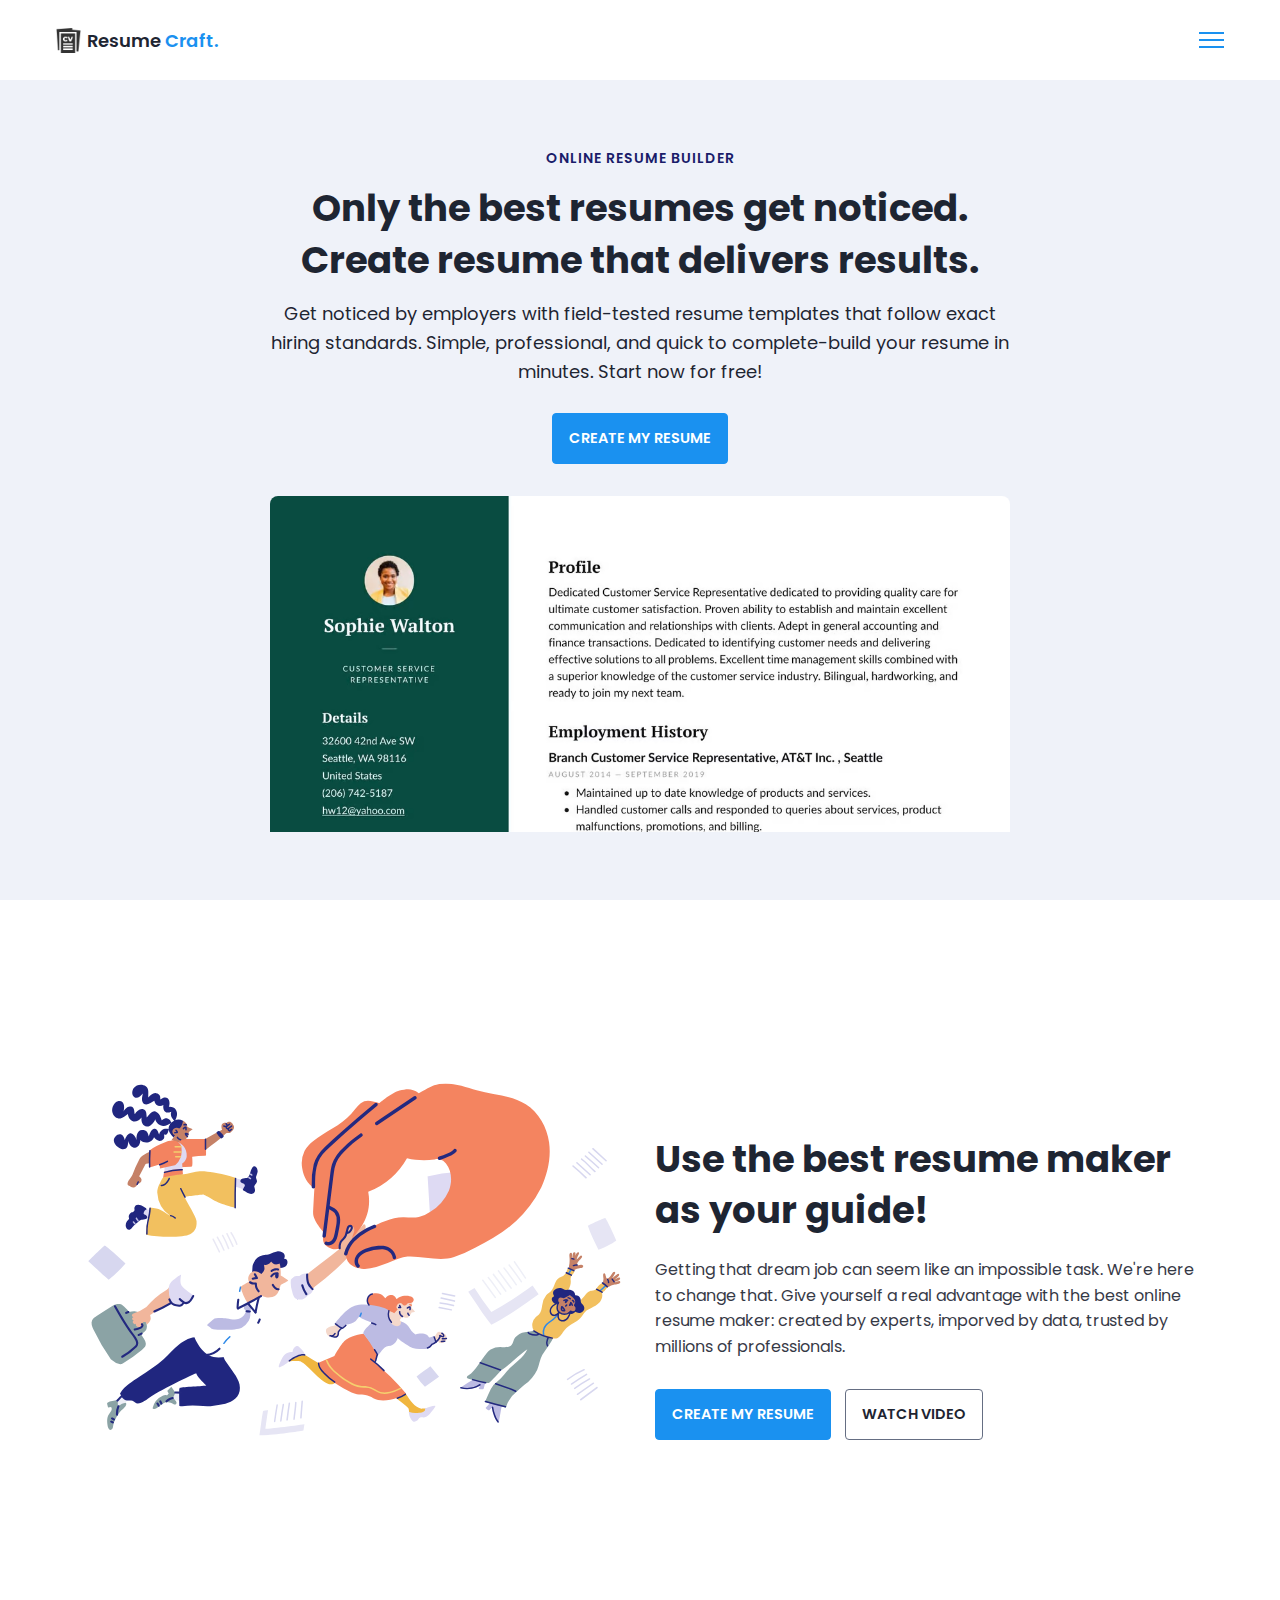
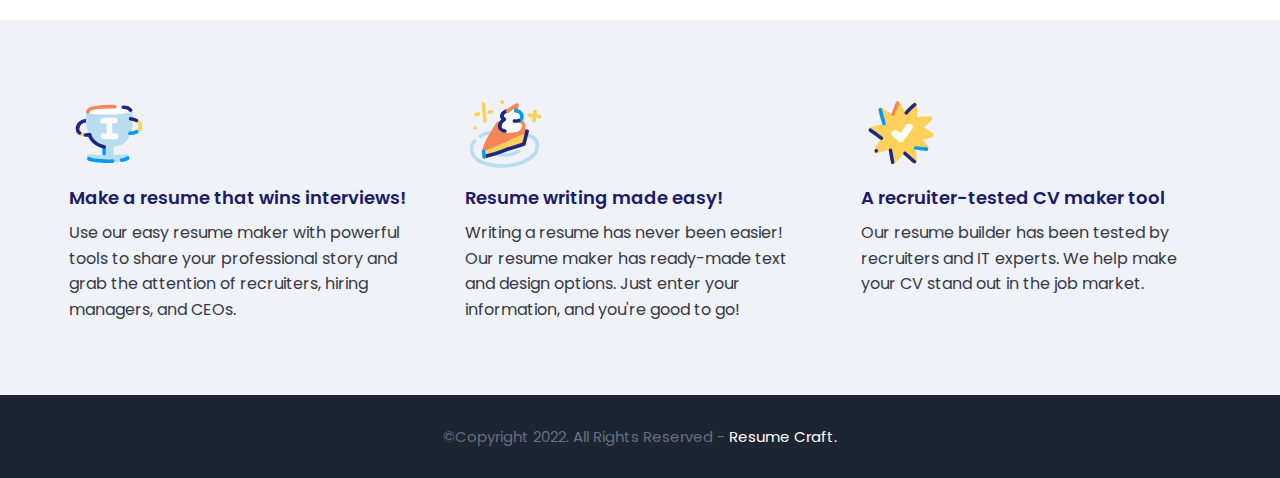
<file: Professional Resume Builder/index.html>
<!DOCTYPE html>
<html>
    <head>
        <meta charset="utf-8">
        <meta http-equiv="X-UA-Compatible" content="IE=edge">
        <title>Home Page</title>
        <meta name="description" content="">
        <meta name="viewport" content="width=device-width, initial-scale=1">
        <link rel="stylesheet" href="assets/css/main.css">
    </head>
    <body>

        <nav class = "navbar bg-white">
            <div class="container">
                <div class = "navbar-content">
                    <div class = "brand-and-toggler">
                        <a href = "index.html" class = "navbar-brand">
                            <img src = "assets/images/curriculum-vitae.png" alt = "" class = "navbar-brand-icon">
                            <span class = "navbar-brand-text">Resume <span>Craft.</span>
                        </a>
                        <button type = "button" class = "navbar-toggler-btn">
                            <div class = "bars">
                                <div class = "bar"></div>
                                <div class = "bar"></div>
                                <div class = "bar"></div>
                            </div>
                        </button>
                    </div>
                </div>
            </div>
        </nav>

        <header class = "header bg-bright" id = "header">
            <div class = "container">
                <div class = "header-content text-center">
                    <h6 class = "text-uppercase text-blue-dark fs-14 fw-6 ls-1">online resume builder</h6>
                    <h1 class = "lg-title">Only the best resumes get noticed. Create resume that delivers results.</h1>
                    <p class = "text-dark fs-18">Get noticed by employers with field-tested resume templates that follow exact hiring standards. Simple, professional, and quick to complete-build your resume in minutes. Start now for free!</p>
                    <a href = "resume.html" class = "btn btn-primary text-uppercase">create my resume</a>
                    <img src = "assets/images/dublin-resume-templates.avif">
                </div>
            </div>
        </header>

        <div class="section-one">
            <div class="container">
                <div class = "section-one-content">
                    <div class="section-one-l">
                        <img src = "assets/images/visual-0c7080adf17f1f207276f613447c924f667dab34b7ac415cd7ef653172defd0b.svg">
                    </div>
                    <div class = "section-one-r text-center">
                        <h2 class = "lg-title">Use the best resume maker as your guide!</h2>
                        <p class = "text">Getting that dream job can seem like an impossible task. We're here to change that. Give yourself a real advantage with the best online resume maker: created by experts, imporved by data, trusted by millions of professionals.</p>
                        <div class = "btn-group">
                            <a href = "resume.html" class = "btn btn-primary text-uppercase">create my resume</a>
                            <a href = "#" class = "btn btn-secondary text-uppercase">watch video</a>
                        </div>
                    </div>
                </div>
            </div>
        </div>

        <div class = "section-two bg-bright">
            <div class="container">
                <div class="section-two-content">
                    <div class = "section-items">
                        <div class = "section-item">
                            <div class = "section-item-icon">
                                <img src = "assets/images/feature-1-edf4481d69166ac81917d1e40e6597c8d61aa970ad44367ce78049bf830fbda5.svg" alt = "">
                            </div>
                            <h5 class = "section-item-title">Make a resume that wins interviews!</h5>
                            <p class = "text">Use our easy resume maker with powerful tools to share your professional story and grab the attention of recruiters, hiring managers, and CEOs.</p>
                        </div>

                        <div class = "section-item">
                            <div class = "section-item-icon">
                                <img src = "assets/images/feature-2-a7a471bd973c02a55d1b3f8aff578cd3c9a4c5ac4fc74423d94ecc04aef3492b.svg" alt = "">
                            </div>
                            <h5 class = "section-item-title">Resume writing made easy!</h5>
                            <p class = "text">Writing a resume has never been easier! Our resume maker has ready-made text and design options. Just enter your information, and you're good to go!</p>
                        </div>

                        <div class = "section-item">
                            <div class = "section-item-icon">
                                <img src = "assets/images/feature-3-4e87a82f83e260488c36f8105e26f439fdc3ee5009372bb5e12d9421f32eabdd.svg" alt = "">
                            </div>
                            <h5 class = "section-item-title">A recruiter-tested CV maker tool</h5>
                            <p class = "text">Our resume builder has been tested by recruiters and IT experts. We help make your CV stand out in the job market.</p>
                        </div>
                    </div>
                </div>
            </div>
        </div>

        <footer class = "footer bg-dark">
            <div class="container">
                <div class = "footer-content text-center">
                    <p class="fs-15">&copy;Copyright 2022. All Rights Reserved - <span>Resume Craft.</span></p>
                </div>
            </div>
        </footer>
        
    </body>
</html>
</file>
<file: Professional Resume Builder/assets/css/main.css>
@import url('https://fonts.googleapis.com/css2?family=Manrope:wght@200;300;400;500;600;700;800&family=Poppins:ital,wght@0,100;0,200;0,300;0,400;0,500;0,600;0,700;0,800;0,900;1,100;1,200;1,300;1,400;1,500;1,600;1,700;1,800;1,900&display=swap');

:root{
    --clr-blue: #1A91F0;
    --clr-blue-mid: #1170CD;
    --clr-blue-dark: #1A1C6A;
    --clr-white: #fff;
    --clr-bright: #EFF2F9;
    --clr-dark: #1e2532;
    --clr-black: #000;
    --clr-grey: #656e83;
    --clr-green: #084C41;
    --font-poppins: 'Poppins', sans-serif;
    --font-manrope: 'Manrope', sans-serif;;
    --transition: all 300ms ease-in-out;
}

*{
    padding: 0;
    margin: 0;
    box-sizing: border-box;
}

html{
    font-size: 10px;
}

body{
    font-size: 1.6rem;
    font-family: var(--font-poppins);
}

button{
    border: none;
    background-color: transparent;
    outline: 0;
    cursor: pointer;
    font-family: inherit;
}

img{
    width: 100%;
    display: block;
}

a{
    text-decoration: none;
}

/* fonts */
.font-poppins{font-family: var(--font-poppins);}
.font-manrope{font-family: var(--font-manrope);}

/* text colors */
.text-blue{color: var(--clr-blue);}
.text-blue-mid{color: var(--clr-blue-mid);}
.text-blue-dark{color: var(--clr-blue-dark);}
.text-bright{color: var(--clr-bright);}
.text-dark{color: var(--clr-dark);}
.text-grey{color: var(--clr-grey);}
.text-white{color: var(--clr-white);}

/* backgrounds */
.bg-blue{background-color: var(--clr-blue);}
.bg-blue-mid{background-color: var(--clr-blue-mid);}
.bg-blue-dark{background-color: var(--clr-blue-dark);}
.bg-bright{background-color: var(--clr-bright);}
.bg-dark{background-color: var(--clr-dark);}
.bg-grey{background-color: var(--clr-grey);}
.bg-white{background-color: var(--clr-white);}
.bg-black{background-color: var(--clr-black);}
.bg-green{background-color: var(--clr-green);}

.text-center{ text-align: center;}
.text-left{text-align: left;}
.text-right{text-align: right;}
.text-uppercase{text-transform: uppercase;}
.text-lowercase{text-transform: lowercase;}
.text-capitalize{text-transform: capitalize;}
.text{
    color: var(--clr-dark);
    opacity: 0.9;
    margin: 2rem 0;
    line-height: 1.6;
}

.fw-2{font-weight: 200;}
.fw-3{font-weight: 300;}
.fw-4{font-weight: 400;}
.fw-5{font-weight: 500;}
.fw-6{font-weight: 600;}
.fw-7{font-weight: 700;}
.fw-8{font-weight: 800;}

.fs-13{font-size: 13px;}
.fs-14{font-size: 14px;}
.fs-15{font-size: 15px;}
.fs-16{font-size: 16px;}
.fs-17{font-size: 17px;}
.fs-18{font-size: 18px;}
.fs-19{font-size: 19px;}
.fs-20{font-size: 20px;}
.fs-21{font-size: 21px;}
.fs-22{font-size: 22px;}
.fs-23{font-size: 23px;}
.fs-24{font-size: 24px;}
.fs-25{font-size: 25px;}

.ls-1{letter-spacing: 1px;}
.ls-2{letter-spacing: 2px;}

.container{
    max-width: 1200px;
    margin: 0 auto;
    padding: 0 1.6rem;
}

/* bars button */
.bars{
    display: flex;
    flex-direction: column;
    justify-content: space-between;
    height: 16.5px;
    width: 25px;
}
.bars .bar{
    width: 100%;
    height: 2px;
    background-color: var(--clr-blue);
    transition: var(--transition);
}

.bars:hover .bar{
    background-color: var(--clr-dark);
}

/* buttons */
.btn{
    font-size: 14.5px;
    font-weight: 600;
    padding: 1.4rem 1.6rem;
    border-radius: 4px;
    display: inline-block;
}

.btn-primary{
    background-color: var(--clr-blue);
    color: var(--clr-white);
    border: 1px solid var(--clr-blue);
    transition: var(--transition);
}

.btn-primary:hover{
    background-color: transparent;
    color: var(--clr-dark);
    border-color: var(--clr-grey);
}

.btn-secondary{
    background-color: transparent;
    color: var(--clr-dark);
    border: 1px solid var(--clr-grey);
    transition: var(--transition);
}

.btn-secondary:hover{
    background-color: var(--clr-blue);
    color: var(--clr-white);
    border-color: var(--clr-blue);
}

.btn-group button:first-child, .btn-group a:first-child{
    margin-right: 1rem!important;
}

/* navbar part */
.navbar{
    height: 80px;
    display: flex;
    align-items: center;
    box-shadow: rgba(0, 0, 0, 0.08) 0px 3px 8px;
}

.navbar .container{
    width: 100%;
}

.navbar-brand{
    display: flex;
    align-items: center;
    justify-content: flex-start;
    font-size: 1.8rem;
}
.navbar-brand-text{
    color: var(--clr-dark);
    font-weight: 600;
}
.navbar-brand-text span{
    color: var(--clr-blue);
}
.navbar-brand-icon{
    width: 25px;
    margin-right: 6px;
    opacity: 0.8;
}
.brand-and-toggler{
    display: flex;
    align-items: center;
    justify-content: space-between;
}
.header{
    min-height: calc(100vh - 80px);
    display: flex;
    flex-direction: column;
    align-items: center;
    justify-content: center;
}
.header-content{
    max-width: 740px;
    margin-right: auto;
    margin-left: auto;
}
.header-content img{
    max-width: 760px;
    border-top-right-radius: 8px;
    border-top-left-radius: 8px;
    margin-top: 3.2rem;
}
.lg-title{
    margin: 1.4rem 0;
    font-size: 37px;
    line-height: 1.4;
    color: var(--clr-dark);
}
.header-content p{
    margin-bottom: 2.6rem;
    line-height: 1.6;
}


/* section one */
.section-one{
    padding: 64px 0;
    min-height: 80vh;
    display: flex;
    align-items: center;
}
.section-one-l img{
    max-width: 545px;
    margin-right: auto;
    margin-left: auto;
}
.section-one-r{
    margin-top: 4rem;
}

.section-one .btn-group{
    margin-top: 2rem;
}
.section-one-r{
    max-width: 545px;
    margin-right: auto;
    margin-left: auto;
}
.section-one-r .btn-group{
    margin-top: 3rem;
}

/* section two */
.section-two{
    padding: 64px 0;
}
.section-two .section-items{
    display: grid;
    gap: 2rem;
}

.section-two .section-item{
    max-width: 350px;
    text-align: center;
    margin-right: auto;
    margin-left: auto;
}
.section-two .section-item-icon{
    margin: 1rem 0;
}
.section-two .section-item-icon img{
    width: 80px;
    margin-right: auto;
    margin-left: auto;
}
.section-two .section-item-title{
    color: var(--clr-blue-dark);
    font-size: 1.8rem;
    font-weight: 600;
}
.section-two .text{
    margin: 0.9rem 0;
}

/* footer */
.footer{
    padding: 3rem 0;
}
.footer-content p{
    color: var(--clr-grey);
}
.footer-content p span{
    color: var(--clr-white);
}

/* media queries */
@media screen and (min-width: 768px){
    .section-two .section-items{
        grid-template-columns: repeat(2, 1fr);
    }
}

@media screen and (min-width: 992px){
    .section-one-content{
        display: grid;
        grid-template-columns: repeat(2, 1fr);
        column-gap: 3rem;
    }
    .section-one-r{
        text-align: left;
    }
    .section-two .section-items{
        grid-template-columns: repeat(3, 1fr);
    }
    .section-two .section-item{
        text-align: left;
    }
    .section-two .section-item-icon img{
        margin-left: 0;
    }
}



/* resume page */
#about-sc{
    padding: 64px 0;
}

.cv-form-row-title{
    background-color: var(--clr-dark);
    padding: 0.8rem 1.6rem;
    margin-bottom: 2rem;
}

.cv-form-row-title h3{
    color: var(--clr-white);
    font-weight: 500;
    text-transform: uppercase;
    letter-spacing: 1.5px;
    font-size: 1.7rem;
}
.cv-form-blk{
    margin: 3rem 0;
}
.cv-form-row{
    padding: 3rem 2rem 0 2rem;
    border: 1px solid rgba(0, 0, 0, 0.08);
    margin-bottom: 1rem;
    position: relative;
}
textarea{
    resize: none;
}
.form-elem{
    margin-bottom: 3rem;
    position: relative;
}
.form-label{
    display: block;
    font-weight: 600;
    font-size: 14px;
    color: var(--clr-dark);
    margin-bottom: 0.5rem;
}
.form-control{
    border-radius: none;
    border: 1px solid rgba(0, 0, 0, 0.1);
    font-size: 14px;
    padding: 0.8rem 1.6rem;
    font-family: inherit;
    width: 100%;
    outline: 0;
    transition: var(--transition);
}

.form-control:focus{
    border-color: rgba(0, 0, 0, 0.3);
}
.form-text{
    color: #ca0b00;
    font-size: 12px;
    position: absolute;
    letter-spacing: 0.5px;
    top: calc(100% + 2px);
    left: 0;
    width: 100%;
}
.cols-3, .cols-2{
    display: grid;
}
.repeater-add-btn{
    width: 25px;
    height: 25px;
    background-color: var(--clr-blue-mid);
    font-size: 1.6rem;
    color: var(--clr-white);
    margin: 1rem 0;
}
.repeater-remove-btn{
    position: absolute;
    top: 10px;
    right: 10px;
    z-index: 999;
    width: 25px;
    height: 25px;
    border-radius: 50%;
    background-color: #ca0b00;
    color: var(--clr-white);
    font-size: 1.6rem;
}

/* preview section */
.preview-cnt{
    border-radius: 5px;
    display: grid;
    grid-template-columns: 32% auto;
    box-shadow: rgba(149, 157, 165, 0.2) 0px 8px 24px;
    /* overflow: hidden; */
    height: auto; 
    overflow: visible;
}

.preview-cnt-l{
    padding: 3rem 3rem 2rem 3rem;
}
.preview-cnt-r{
    padding: 3rem 3rem 3rem 4rem;
}
.preview-cnt-l .preview-blk:nth-child(1){
    text-align: center;
}
.preview-image{
    width: 120px;
    height: 120px;
    border-radius: 50%;
    overflow: hidden;
    margin-right: auto;
    margin-left: auto;
}
.preview-image img{
    width: 100%;
    height: 100%;
    object-fit: cover;
}
.preview-item-name{
    font-size: 2.4rem;
    font-weight: 600;
    margin: 1.8rem 0;
    position: relative;
}
.preview-item-name::after{
    position: absolute;
    content: "";
    bottom: -10px;
    width: 50px;
    height: 1.5px;
    background-color: rgba(255, 255, 255, 0.5);
    left: 50%;
    transform: translateX(-50%);
}
.preview-blk{
    padding: 1rem 0;
    margin-bottom: 1rem;
}
.preview-blk-title h3{
    text-transform: uppercase;
    letter-spacing: 0.5px;
    border-bottom: 0.5px solid rgba(0, 0, 0, 0.08);
    padding-bottom: 0.5rem;
}
.preview-blk-title{
    margin-bottom: 1rem;
}
.preview-blk-list .preview-item{
    font-size: 1.5rem;
    margin-bottom: 0.2rem;
    opacity: 0.95;
}
.preview-cnt-r .preview-blk-title{
    color: var(--clr-dark);
}
.preview-cnt-r .preview-blk-list .preview-item{
    margin-top: 1.8rem;
}

.achievements-items.preview-blk-list .preview-item span:first-child,
.educations-items.preview-blk-list .preview-item span:first-child,
.experiences-items.preview-blk-list .preview-item span:first-child{
    display: block;
    font-weight: 600;
    margin-bottom: 1rem;
    background-color: rgba(0, 0, 0, 0.03);
}

.educations-items.preview-blk-list .preview-item span:nth-child(2),
.experiences-items.preview-blk-list .preview-item span:nth-child(2){
    font-weight: 600;
    margin-right: 1rem;
}

.educations-items.preview-blk-list .preview-item span:nth-child(3),
.experiences-items.preview-blk-list .preview-item span:nth-child(3){
    font-style: italic;
    margin-right: 1rem;
}

.educations-items.preview-blk-list .preview-item span:nth-child(4),
.educations-items.preview-blk-list .preview-item span:nth-child(5),
.experiences-items.preview-blk-list .preview-item span:nth-child(4),
.experiences-items.preview-blk-list .preview-item span:nth-child(5){
    margin-right: 1rem;
    background-color: var(--clr-green);
    color: var(--clr-white);
    padding: 0 1rem;
    border-radius: 0.6rem;
}

.educations-items.preview-blk-list .preview-item span:nth-child(6),
.experiences-items.preview-blk-list .preview-item span:nth-child(6){
    font-size: 13.5px;
    display: block;
    opacity: 0.8;
    margin-top: 1rem;
}
.projects-items.preview-blk-list .preview-item span{
    display: block;
}

@media screen and (min-width: 768px){
    .cols-3{
        grid-template-columns: repeat(3, 1fr);
        column-gap: 2rem;
    }
    .cols-2{
        grid-template-columns: repeat(2, 1fr);
        column-gap: 2rem;
    }
}

@media screen and (min-width: 992px){
    .cv-form-row{
        padding: 3rem 3rem 0rem 3rem;
    }
    .cols-3{
        grid-template-columns: repeat(3, 1fr);
    }
}

.print-btn-sc{
    margin: 2rem 0 6rem 0;
}

/* print section */
@media print{
    body *{
        visibility: hidden;
    }

    .non_print_area{
        display: none;
    }

    .print_area, .print_area *{
        visibility: visible;
    }

    .print_area{
        width: 100%;
        position: absolute;
        left: 0;
        top: 0;
        overflow: hidden;
    }
}
</file>
